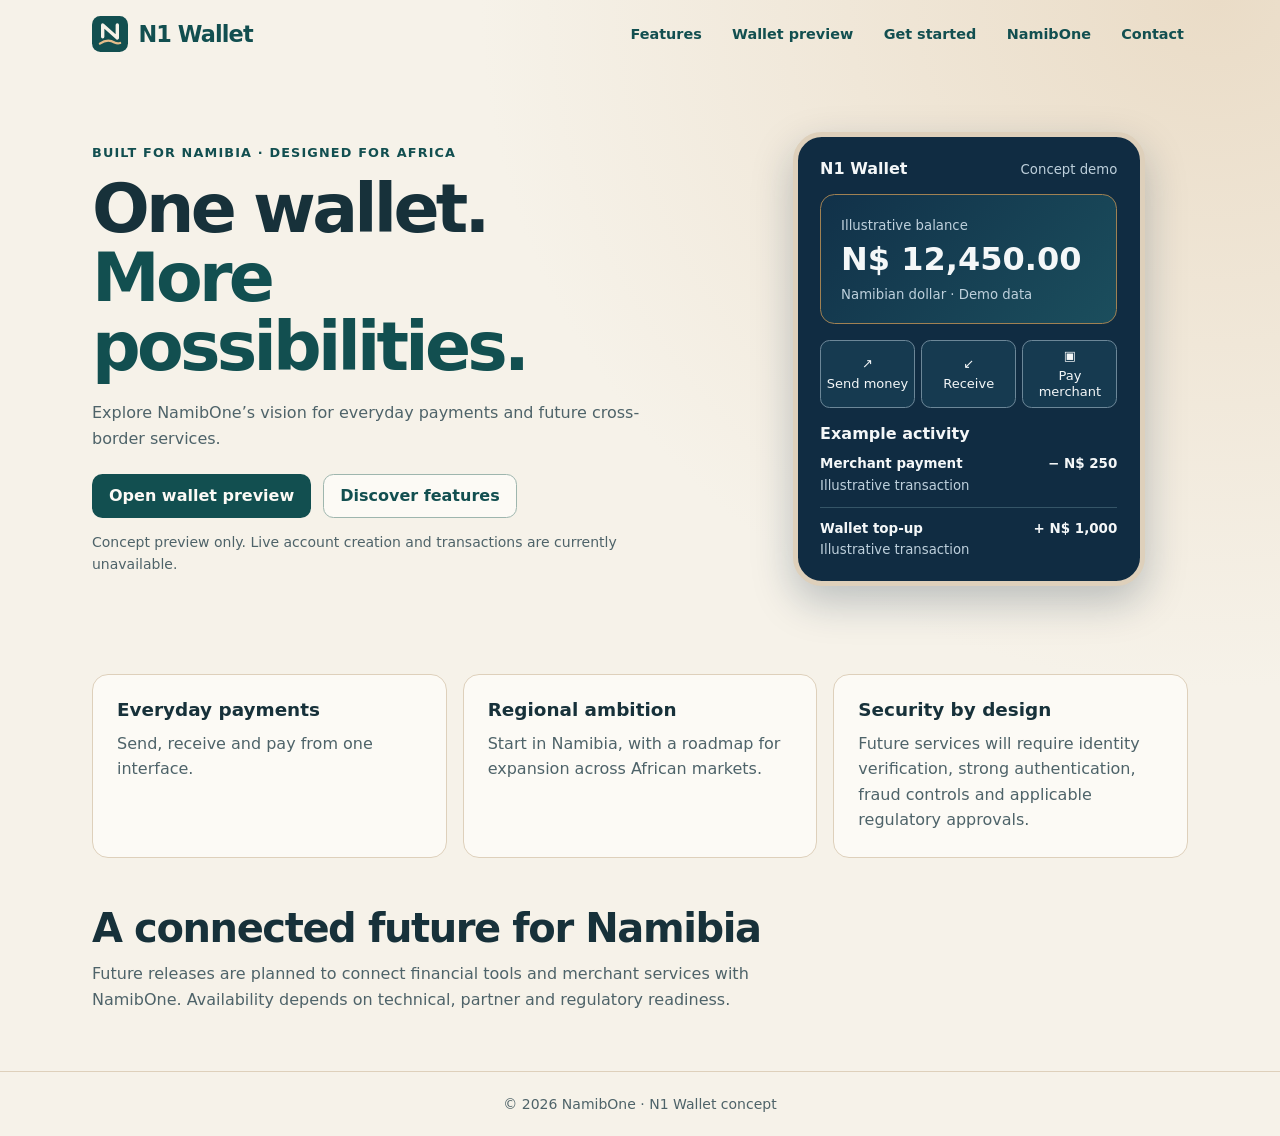
<file: index.html>
<!doctype html>
<html lang="en">
<head>
  <meta charset="utf-8">
  <meta name="viewport" content="width=device-width,initial-scale=1">
  <meta name="theme-color" content="#124f50">
  <title>N1 Wallet | NamibOne</title>
  <link rel="icon" type="image/svg+xml" href="assets/namibone-mark.svg">
  <link rel="stylesheet" href="assets/home.css?v=2">
</head>
<body>
  <a class="skip-link" href="#main">Skip to content</a>
  <header class="site-header">
    <a class="brand" href="./" aria-label="N1 Wallet home">
      <img src="assets/namibone-mark.svg" width="36" height="36" alt="">
      <span>N1 Wallet</span>
    </a>
    <nav class="site-nav" aria-label="Main navigation">
      <a href="#features">Features</a>
      <a href="#wallet">Wallet preview</a>
      <a href="https://namibone.com/docs/n1-wallet/">Get started</a>
      <a href="https://namibone.com/">NamibOne</a>
      <a href="mailto:hello@namibone.com?subject=N1%20Wallet%20enquiry">Contact</a>
    </nav>
  </header>

  <main id="main">
    <section class="hero" aria-labelledby="hero-title">
      <div class="hero-copy">
        <p class="eyebrow">Built for Namibia · Designed for Africa</p>
        <h1 id="hero-title">One wallet. <em>More possibilities.</em></h1>
        <p>Explore NamibOne’s vision for everyday payments and future cross-border services.</p>
        <div class="cta">
          <a class="btn" href="portal.html">Open wallet preview</a>
          <a class="btn secondary" href="#features">Discover features</a>
        </div>
        <p class="notice">Concept preview only. Live account creation and transactions are currently unavailable.</p>
      </div>

      <section id="wallet" class="phone" aria-labelledby="wallet-title">
        <div class="top">
          <h2 id="wallet-title">N1 Wallet</h2>
          <span class="muted">Concept demo</span>
        </div>
        <div class="balance">
          <span class="muted">Illustrative balance</span>
          <strong>N$ 12,450.00</strong>
          <span class="muted">Namibian dollar · Demo data</span>
        </div>
        <div class="actions">
          <button type="button" data-action="Send money"><span aria-hidden="true">↗</span>Send money</button>
          <button type="button" data-action="Receive money"><span aria-hidden="true">↙</span>Receive</button>
          <button type="button" data-action="Pay merchant"><span aria-hidden="true">▣</span>Pay merchant</button>
        </div>
        <div class="activity">
          <h3>Example activity</h3>
          <div class="row">
            <div><strong>Merchant payment</strong><small>Illustrative transaction</small></div>
            <strong>− N$ 250</strong>
          </div>
          <div class="row">
            <div><strong>Wallet top-up</strong><small>Illustrative transaction</small></div>
            <strong>+ N$ 1,000</strong>
          </div>
        </div>
      </section>
    </section>

    <section class="features" id="features" aria-label="Planned wallet features">
      <article class="feature">
        <h2>Everyday payments</h2>
        <p>Send, receive and pay from one interface.</p>
      </article>
      <article class="feature">
        <h2>Regional ambition</h2>
        <p>Start in Namibia, with a roadmap for expansion across African markets.</p>
      </article>
      <article class="feature">
        <h2>Security by design</h2>
        <p>Future services will require identity verification, strong authentication, fraud controls and applicable regulatory approvals.</p>
      </article>
    </section>

    <section class="roadmap" aria-labelledby="roadmap-title">
      <h2 id="roadmap-title">A connected future for Namibia</h2>
      <p>Future releases are planned to connect financial tools and merchant services with NamibOne. Availability depends on technical, partner and regulatory readiness.</p>
    </section>
  </main>

  <footer>© <span id="year">2026</span> NamibOne · N1 Wallet concept</footer>

  <dialog id="modal" aria-labelledby="modal-title">
    <h2 id="modal-title">Preview only</h2>
    <p>Transactions are disabled in this concept. No personal or payment information is collected.</p>
    <form method="dialog">
      <button class="btn" type="submit">Close</button>
    </form>
  </dialog>
  <script>
    document.getElementById('year').textContent = new Date().getFullYear();
    const modal = document.getElementById('modal');
    const modalTitle = document.getElementById('modal-title');
    for (const button of document.querySelectorAll('[data-action]')) {
      button.addEventListener('click', () => {
        modalTitle.textContent = button.dataset.action + ' · Preview';
        modal.showModal();
      });
    }
  </script>
</body>
</html>
</file>
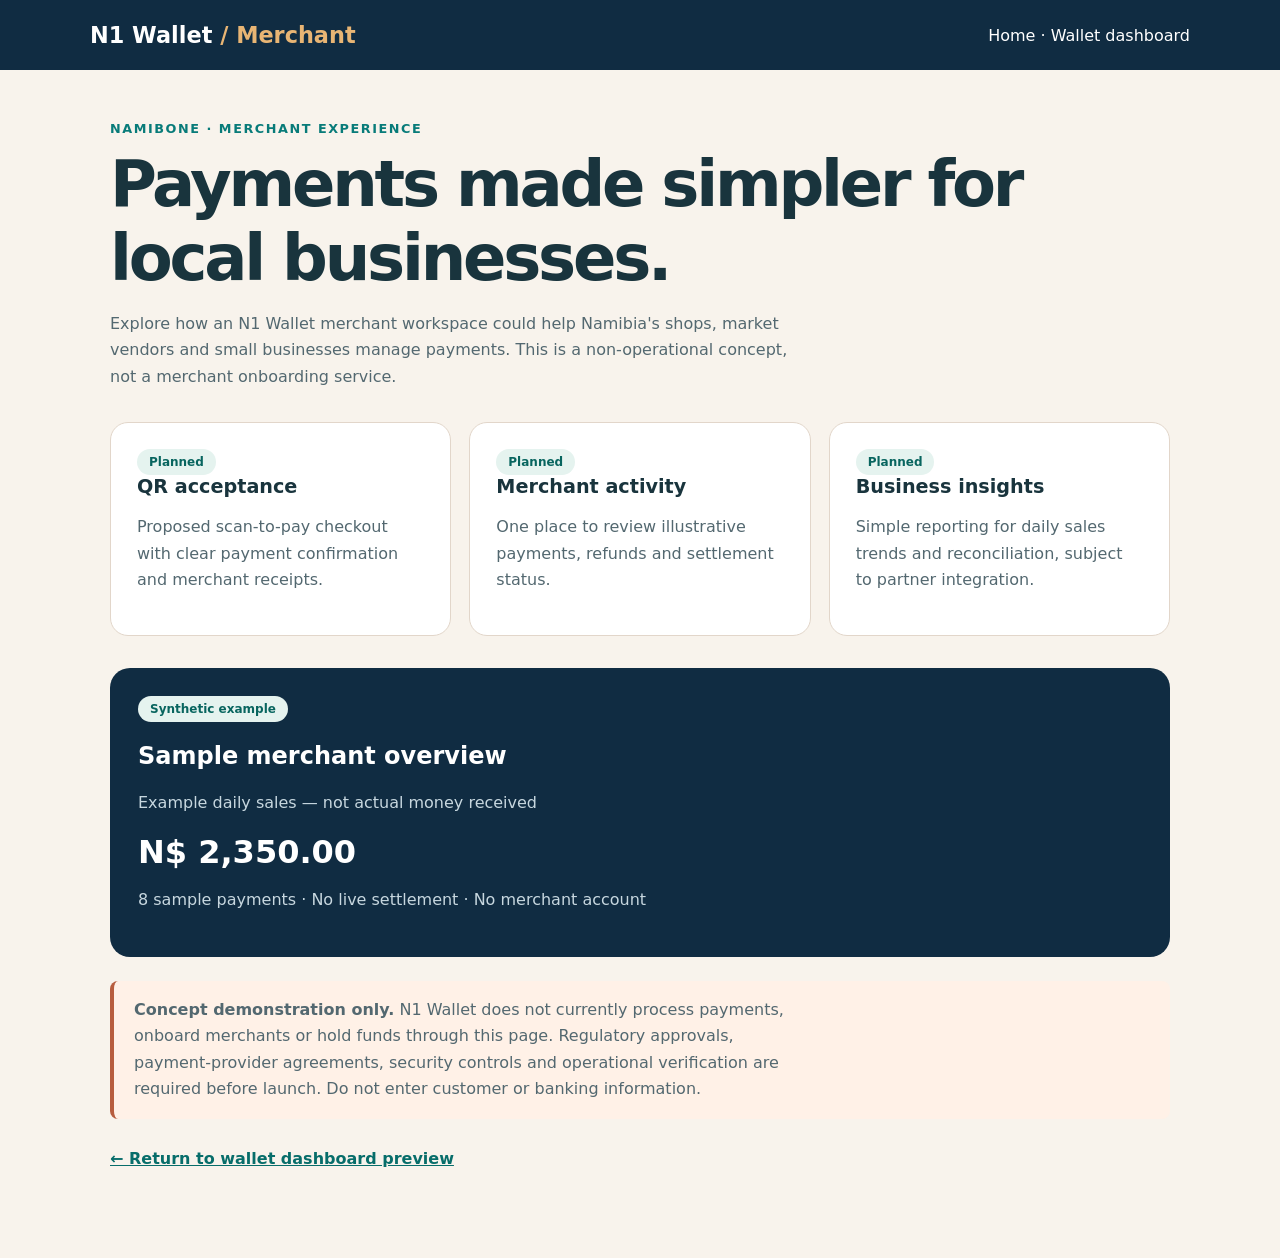
<file: merchant.html>
<!doctype html><html lang="en"><head><meta charset="utf-8"><meta name="viewport" content="width=device-width,initial-scale=1"><meta name="theme-color" content="#102c42"><title>Merchant tools preview | N1 Wallet</title><link rel="icon" type="image/svg+xml" href="assets/namibone-mark.svg"><style>:root{font-family:Inter,system-ui,sans-serif;color:#19343d;background:#f8f3ec}*{box-sizing:border-box}body{margin:0}header{background:#102c42;color:#fff;padding:22px max(20px,calc((100vw - 1100px)/2));display:flex;align-items:center;justify-content:space-between;gap:16px;flex-wrap:wrap}header a{color:#fff;text-decoration:none}header strong{font-size:1.4rem}main{max-width:1100px;margin:auto;padding:48px 20px 90px}.eyebrow{font-size:.8rem;color:#087b79;font-weight:750;letter-spacing:.12em;text-transform:uppercase}h1{font-size:clamp(2.2rem,5vw,4rem);letter-spacing:-.05em;margin:10px 0}p{line-height:1.65;color:#536870;max-width:680px}.grid{display:grid;grid-template-columns:repeat(3,minmax(0,1fr));gap:18px;margin-top:32px}.card{background:#fff;border:1px solid #e2d6ca;border-radius:18px;padding:26px}.card h2{font-size:1.2rem;margin-top:0}.tag{display:inline-block;background:#e5f3ef;color:#08655f;border-radius:40px;padding:6px 12px;font-size:.75rem;font-weight:700}.sample{margin-top:32px;background:#102c42;color:#fff;padding:28px;border-radius:20px}.sample p{color:#c7d7df}.sample strong{font-size:2rem}.notice{border-left:4px solid #b75d3e;background:#fff1e7;padding:16px 20px;margin-top:24px;border-radius:8px}.notice p{margin:0}.back{display:inline-block;margin-top:30px;color:#076d6a;font-weight:700}a:focus-visible{outline:3px solid #d7a04b;outline-offset:4px}@media(max-width:700px){.grid{grid-template-columns:1fr}main{padding-top:28px}}</style></head><body><header><strong>N1 Wallet <span style="color:#e8b574">/ Merchant</span></strong><nav><a href="./">Home</a> · <a href="portal.html">Wallet dashboard</a></nav></header><main><span class="eyebrow">NamibOne · Merchant experience</span><h1>Payments made simpler for local businesses.</h1><p>Explore how an N1 Wallet merchant workspace could help Namibia's shops, market vendors and small businesses manage payments. This is a non-operational concept, not a merchant onboarding service.</p><div class="grid"><article class="card"><span class="tag">Planned</span><h2>QR acceptance</h2><p>Proposed scan-to-pay checkout with clear payment confirmation and merchant receipts.</p></article><article class="card"><span class="tag">Planned</span><h2>Merchant activity</h2><p>One place to review illustrative payments, refunds and settlement status.</p></article><article class="card"><span class="tag">Planned</span><h2>Business insights</h2><p>Simple reporting for daily sales trends and reconciliation, subject to partner integration.</p></article></div><section class="sample" aria-label="Illustrative merchant summary"><span class="tag">Synthetic example</span><h2>Sample merchant overview</h2><p>Example daily sales — not actual money received</p><strong>N$ 2,350.00</strong><p>8 sample payments · No live settlement · No merchant account</p></section><div class="notice" role="note"><p><strong>Concept demonstration only.</strong> N1 Wallet does not currently process payments, onboard merchants or hold funds through this page. Regulatory approvals, payment-provider agreements, security controls and operational verification are required before launch. Do not enter customer or banking information.</p></div><a class="back" href="portal.html">← Return to wallet dashboard preview</a></main></body></html>
</file>
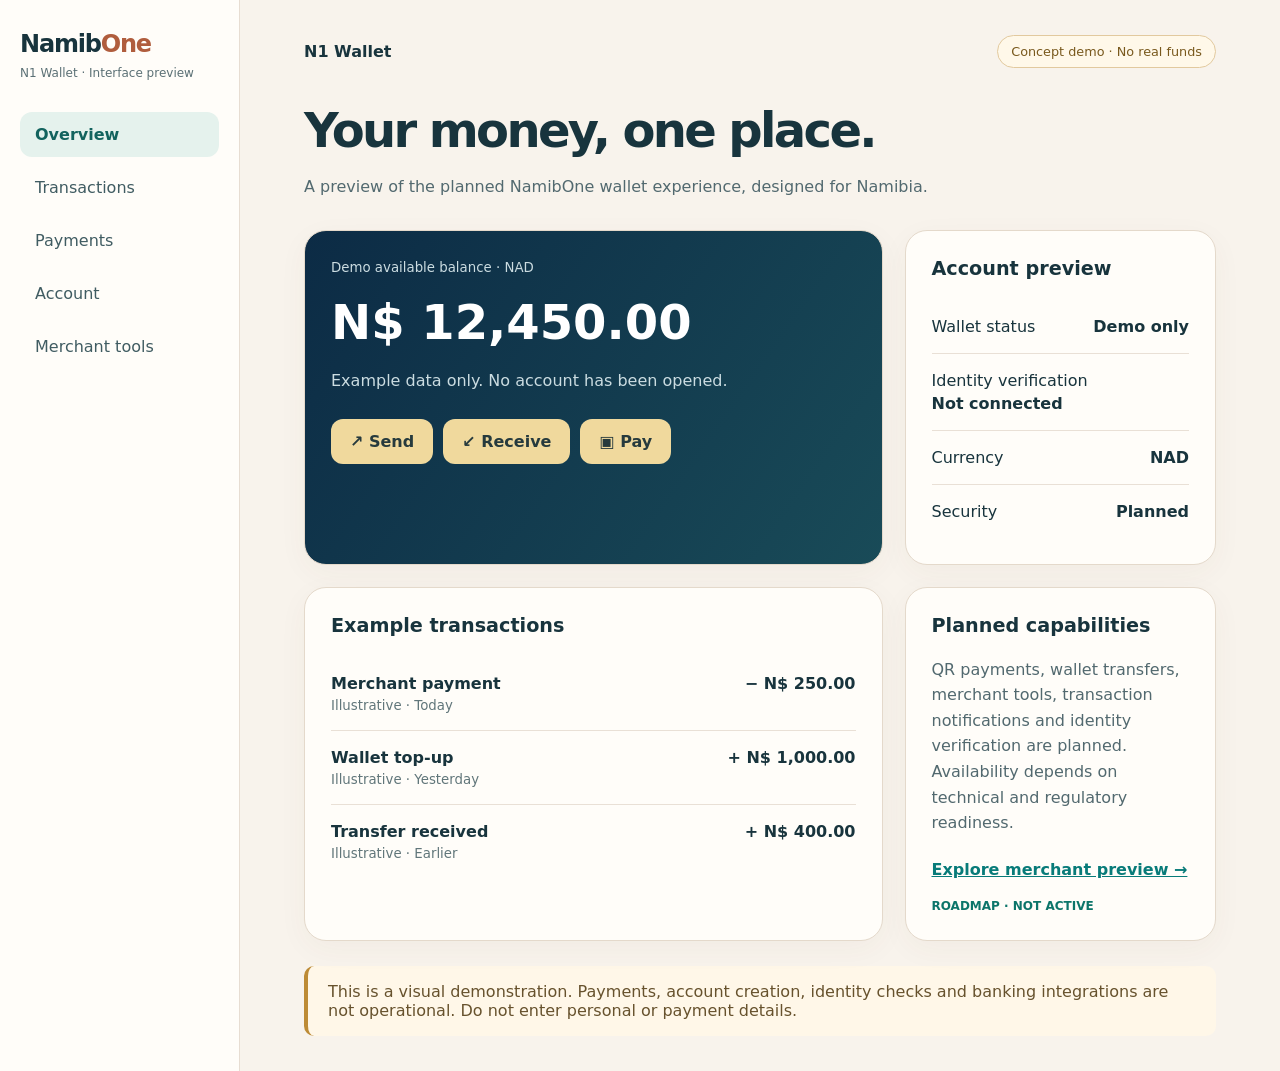
<file: portal.html>
<!doctype html>
<html lang="en"><head><meta charset="utf-8"><meta name="viewport" content="width=device-width,initial-scale=1"><meta name="theme-color" content="#f8f3ec"><title>Wallet dashboard preview | N1 Wallet</title><link rel="icon" type="image/svg+xml" href="assets/namibone-mark.svg"><style>
:root{font-family:Inter,system-ui,-apple-system,Segoe UI,sans-serif;color:#18343d;background:#f8f3ec}*{box-sizing:border-box}

body {
  margin: 0;
  overflow-wrap: anywhere;
}

a{color:inherit}button{font:inherit;cursor:pointer}button:focus-visible,a:focus-visible{outline:3px solid #c78a3c;outline-offset:3px}

.layout {
  display: grid;
  grid-template-columns: 15rem minmax(0, 1fr);
  min-height: 100vh;
}

.sidebar{background:#fffdf9;border-right:1px solid #e7ddd2;padding:30px 20px}.logo{font-weight:850;font-size:1.5rem;text-decoration:none;letter-spacing:-.05em}.logo span{color:#b05d3d}.caption{font-size:.75rem;color:#5b7075;margin:8px 0 32px}.sidebar nav{display:grid;gap:8px}.sidebar nav a{padding:13px 15px;text-decoration:none;border-radius:12px;color:#405c62}.sidebar nav a[aria-current]{background:#e5f2ed;color:#12635e;font-weight:750}main{padding:35px clamp(20px,5vw,70px);max-width:1320px;width:100%;margin:auto}

.top {
  display: flex;
  flex-wrap: wrap;
  justify-content: space-between;
  align-items: center;
  gap: .5rem 1rem;
}

.pill{border:1px solid #e2c99e;border-radius:30px;background:#fff8e9;padding:8px 13px;color:#79591d;font-size:.8rem}h1{font-size:clamp(2rem,4vw,3rem);letter-spacing:-.055em;margin:34px 0 10px}p{color:#52696f;line-height:1.6}

.grid {
  display: grid;
  grid-template-columns: minmax(0, 1.3fr) minmax(0, .7fr);
  gap: 22px;
  margin-top: 30px;
}

.card{background:#fffdf9;border:1px solid #e4d9cb;border-radius:22px;padding:26px;box-shadow:0 8px 30px #5b49370b}.balance{background:linear-gradient(125deg,#0c2b45,#194b58);color:#fff}.balance p,.balance small{color:#cbdce1}.amount{font-size:clamp(2rem,4vw,3rem);font-weight:800;margin:18px 0}.actions{display:flex;flex-wrap:wrap;gap:10px;margin-top:26px}.actions button{border:0;border-radius:12px;background:#f0d99d;color:#263a3d;padding:13px 19px;font-weight:750}.actions button:hover{background:#f8e6b9}h2{font-size:1.2rem;margin:0 0 20px}

.row {
  display: flex;
  flex-wrap: wrap;
  justify-content: space-between;
  align-items: baseline;
  gap: .25rem .75rem;
  padding: 17px 0;
  border-bottom: 1px solid #e9e0d6;
}

.row:last-child{border-bottom:0}.row small{display:block;color:#61767a;margin-top:5px}.status{font-size:.75rem;color:#0c756a;font-weight:700}.banner{margin-top:25px;border-left:4px solid #bd8b36;background:#fff7e8;padding:16px 20px;border-radius:10px;color:#67522d}

dialog {
  width: min(26rem, calc(100% - 2rem));
  padding: clamp(1rem, 4vw, 1.75rem);
  border: 1px solid #d8c8b8;
  border-radius: 20px;
  color: #18343d;
}

dialog::backdrop{background:#10232eaa}.close{border:0;border-radius:10px;padding:12px 20px;background:#0c756a;color:#fff}

@media (max-width: 60rem) {
  .layout { grid-template-columns: minmax(0, 1fr); }

  .sidebar {
    padding: 1rem clamp(1rem, 4vw, 2rem);
    border-right: 0;
    border-bottom: 1px solid #e7ddd2;
  }

  .caption { margin: .35rem 0 .75rem; }
  .sidebar nav { display: flex; flex-wrap: wrap; gap: .35rem; }

  .sidebar nav a {
    display: flex;
    align-items: center;
    flex: 1 1 8.25rem;
    min-width: 0;
    min-height: 44px;
    padding: .5rem .75rem;
  }

  .sidebar nav a:not([aria-current]) { background: #f6f2e9; }
  main { padding: 1.25rem clamp(1rem, 4vw, 2rem); }
  .grid { grid-template-columns: repeat(2, minmax(0, 1fr)); gap: 1rem; }
  .card { padding: clamp(1rem, 4vw, 1.5rem); }
}

@media (max-width: 40rem) {
  .grid { grid-template-columns: minmax(0, 1fr); margin-top: 1.25rem; }

  .actions button {
    flex: 1 1 5.75rem;
    min-width: 0;
    min-height: 44px;
    padding: .6rem .5rem;
  }
}
</style></head>
<body><div class="layout"><aside class="sidebar"><a class="logo" href="./">Namib<span>One</span></a><div class="caption">N1 Wallet · Interface preview</div><nav aria-label="Wallet navigation"><a href="#overview" aria-current="page">Overview</a><a href="#activity">Transactions</a><a href="#quick-actions">Payments</a><a href="#account">Account</a><a href="merchant.html">Merchant tools</a></nav></aside><main id="overview"><div class="top"><strong>N1 Wallet</strong><span class="pill">Concept demo · No real funds</span></div><h1>Your money, one place.</h1><p>A preview of the planned NamibOne wallet experience, designed for Namibia.</p><div class="grid"><section class="card balance" aria-label="Illustrative wallet balance"><small>Demo available balance · NAD</small><div class="amount">N$ 12,450.00</div><p>Example data only. No account has been opened.</p><div class="actions" id="quick-actions"><button data-action="Send money">↗ Send</button><button data-action="Receive money">↙ Receive</button><button data-action="Pay merchant">▣ Pay</button></div></section><section class="card" id="account"><h2>Account preview</h2><div class="row"><span>Wallet status</span><b>Demo only</b></div><div class="row"><span>Identity verification</span><b>Not connected</b></div><div class="row"><span>Currency</span><b>NAD</b></div><div class="row"><span>Security</span><b>Planned</b></div></section><section class="card" id="activity"><h2>Example transactions</h2><div class="row"><div><strong>Merchant payment</strong><small>Illustrative · Today</small></div><b>− N$ 250.00</b></div><div class="row"><div><strong>Wallet top-up</strong><small>Illustrative · Yesterday</small></div><b>+ N$ 1,000.00</b></div><div class="row"><div><strong>Transfer received</strong><small>Illustrative · Earlier</small></div><b>+ N$ 400.00</b></div></section><section class="card"><h2>Planned capabilities</h2><p>QR payments, wallet transfers, merchant tools, transaction notifications and identity verification are planned. Availability depends on technical and regulatory readiness.</p><a href="merchant.html" style="display:inline-block;margin:8px 0 16px;color:#087b79;font-weight:700">Explore merchant preview →</a><br><span class="status">ROADMAP · NOT ACTIVE</span></section></div><div class="banner" role="note">This is a visual demonstration. Payments, account creation, identity checks and banking integrations are not operational. Do not enter personal or payment details.</div></main></div><dialog id="preview"><h2 id="dialog-title">Feature preview</h2><p>This feature is not connected to a payment system. No transaction will be made.</p><button class="close" id="close">Close</button></dialog><script>const d=document.getElementById('preview');document.querySelectorAll('[data-action]').forEach(b=>b.addEventListener('click',()=>{document.getElementById('dialog-title').textContent=b.dataset.action+' · Preview';d.showModal()}));document.getElementById('close').addEventListener('click',()=>d.close());</script></body></html>
</file>
<file: assets/home.css>
:root {
  font-family: Inter, system-ui, -apple-system, "Segoe UI", sans-serif;
  color: #17313a;
  background: #f6f2e9;
  --sand: #f6f2e9;
  --surface: #fcfaf5;
  --line: #ded0bb;
  --teal: #124f50;
  --teal-hover: #0e4143;
  --muted: #4e6369;
  --focus: #126c70;
  --demo-bg: #102c42;
  --demo-text: #f4f7f8;
  --demo-muted: #bed0dc;
}

*, *::before, *::after { box-sizing: border-box; }

body {
  margin: 0;
  min-height: 100vh;
  background: radial-gradient(ellipse at 95% 0%, #eadcc7, var(--sand) 46rem);
  overflow-wrap: anywhere;
}

a { color: inherit; }
button { cursor: pointer; font: inherit; }

:focus-visible {
  outline: 3px solid var(--focus);
  outline-offset: 3px;
}

.skip-link {
  position: absolute;
  z-index: 2;
  inset: .75rem auto auto .75rem;
  padding: .75rem;
  background: var(--surface);
  transform: translateY(-200%);
}

.skip-link:focus { transform: none; }

.site-header, main {
  width: min(100%, 72.5rem);
  margin-inline: auto;
  padding-inline: clamp(1rem, 3vw, 2rem);
}

.site-header {
  display: flex;
  align-items: center;
  justify-content: space-between;
  flex-wrap: wrap;
  gap: .5rem 1.5rem;
  padding-block: .75rem;
}

.brand {
  display: inline-flex;
  align-items: center;
  gap: .65rem;
  max-width: 100%;
  min-height: 44px;
  color: var(--teal);
  font-size: 1.4rem;
  font-weight: 800;
  letter-spacing: -.04em;
  text-decoration: none;
}

.brand img { display: block; flex: none; }

.site-nav {
  display: flex;
  flex-wrap: wrap;
  width: 100%;
  max-width: 100%;
  gap: .35rem .5rem;
}

.site-nav a {
  display: inline-flex;
  align-items: center;
  flex: 1 1 max(8rem, calc(50% - .25rem));
  min-width: 0;
  min-height: 44px;
  padding: .35rem .6rem;
  border-radius: .5rem;
  background: #124f500a;
  color: var(--teal);
  font-size: .9rem;
  font-weight: 650;
  text-decoration: none;
}

.site-nav a:hover { text-decoration: underline; }

.hero {
  display: grid;
  grid-template-columns: minmax(0, 1fr);
  align-items: center;
  gap: clamp(1.5rem, 5vw, 4.5rem);
  padding-block: clamp(1.25rem, 5vw, 4rem);
}

h1 {
  margin: .5rem 0 1.15rem;
  font-size: clamp(1.4rem, calc(1rem + 4.3vw), 4.25rem);
  line-height: 1.02;
  letter-spacing: -.055em;
  text-wrap: balance;
}

h1 em { display: block; color: var(--teal); font-style: normal; }

p { margin: .65rem 0; color: var(--muted); line-height: 1.6; }
.hero-copy > p { max-width: 36rem; }
.eyebrow { color: var(--teal); font-size: .8rem; font-weight: 750; letter-spacing: .09em; text-transform: uppercase; }

.cta {
  display: flex;
  flex-wrap: wrap;
  gap: .75rem;
  max-width: 31rem;
  margin-block: 1.4rem .8rem;
}

.cta .btn { flex: 1 1 12.5rem; min-width: 0; }

.btn {
  display: inline-flex;
  justify-content: center;
  align-items: center;
  min-height: 44px;
  padding: .65rem 1rem;
  border: 1px solid transparent;
  border-radius: .65rem;
  background: var(--teal);
  color: var(--surface);
  text-align: center;
  text-decoration: none;
  font-weight: 750;
}

.btn:hover { background: var(--teal-hover); }
.btn.secondary { border-color: #9eb6ae; background: var(--surface); color: var(--teal); }
.btn.secondary:hover { background: #e6eee6; }
.notice { font-size: .875rem; }

.phone {
  width: min(100%, 22rem);
  min-width: 0;
  justify-self: center;
  padding: clamp(.9rem, 3vw, 1.4rem);
  border: 5px solid var(--line);
  border-radius: 1.8rem;
  background: var(--demo-bg);
  color: var(--demo-text);
  box-shadow: 0 1rem 2.5rem #102c4240;
}

.phone .top {
  display: flex;
  justify-content: space-between;
  align-items: baseline;
  flex-wrap: wrap;
  gap: .25rem .6rem;
}

.phone h2, .phone h3 { margin: 0; font-size: 1rem; }
.muted, .phone small { color: var(--demo-muted); font-size: .83rem; }

.balance {
  margin-block: 1rem;
  padding: clamp(.75rem, 2vw, 1.25rem);
  border: 1px solid #a08153;
  border-radius: .9rem;
  background: linear-gradient(135deg, #113149, #1b4e5d);
}

.balance strong {
  display: block;
  margin-block: .35rem;
  font-size: clamp(1.35rem, 5vw, 2rem);
  line-height: 1.2;
}

.actions {
  display: flex;
  flex-wrap: wrap;
  gap: .4rem;
}

.actions button {
  flex: 1 1 4.65rem;
  min-width: 0;
  min-height: 53px;
  padding: .45rem .25rem;
  border: 1px solid #6c8798;
  border-radius: .6rem;
  background: #163a50;
  color: var(--demo-text);
  font-size: .8125rem;
  line-height: 1.25;
}

.actions button span { display: block; margin-bottom: .2rem; }
.actions button:hover { background: #245a70; }
.phone :focus-visible { outline-color: #e5bd8b; }
.activity { margin-top: 1rem; }

.row {
  display: flex;
  flex-wrap: wrap;
  align-items: baseline;
  gap: .25rem .55rem;
  padding-block: .75rem;
  border-bottom: 1px solid #355567;
  font-size: .84rem;
  line-height: 1.35;
}

.row > div { flex: 1 1 9rem; min-width: 0; }
.row > strong { margin-inline-start: auto; }
.row:last-child { border-bottom: 0; padding-bottom: 0; }
.row small { display: block; margin-top: .2rem; }

.features {
  display: flex;
  flex-wrap: wrap;
  gap: 1rem;
  margin-block: 1.5rem 3rem;
}

.feature {
  flex: 1 1 16rem;
  min-width: 0;
  padding: clamp(1rem, 3vw, 1.5rem);
  border: 1px solid var(--line);
  border-radius: 1rem;
  background: var(--surface);
}

.feature h2 { margin: 0; font-size: 1.15rem; }
.feature p { margin-bottom: 0; }
.roadmap { max-width: 44rem; padding-bottom: 3rem; }
.roadmap h2 { margin-block: 0 .65rem; font-size: clamp(1.45rem, 4vw, 2.5rem); line-height: 1.12; letter-spacing: -.035em; }

footer {
  padding: 1.5rem 1rem;
  border-top: 1px solid var(--line);
  color: var(--muted);
  text-align: center;
  font-size: .875rem;
}

dialog {
  width: min(26rem, calc(100% - 2rem));
  padding: clamp(1rem, 4vw, 1.75rem);
  border: 1px solid var(--line);
  border-radius: 1rem;
  background: var(--surface);
  color: var(--teal);
}

dialog h2 { margin-top: 0; }
dialog .btn { margin-top: .5rem; }
dialog::backdrop { background: #102c42a8; }

@media (min-width: 36rem) {
  .site-nav {
    width: auto;
    gap: 0 clamp(.5rem, 2vw, 1.4rem);
  }

  .site-nav a { flex: 0 1 auto; padding-inline: .25rem; background: transparent; }
}

@media (min-width: 52rem) {
  .hero { grid-template-columns: minmax(0, 1.15fr) minmax(0, .85fr); }
  .cta .btn { flex: 0 1 auto; }
}
</file>
